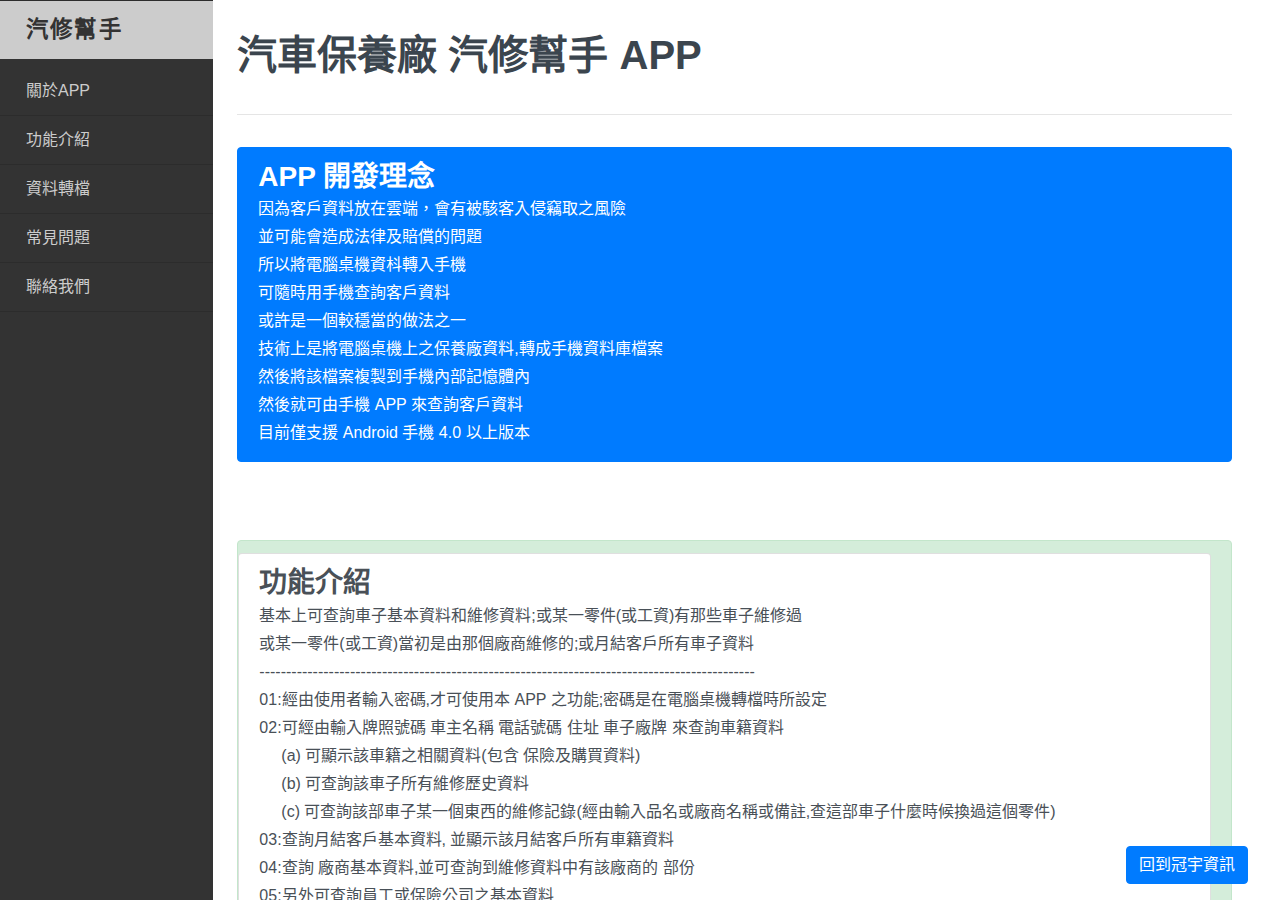
<file: index.html>
<!DOCTYPE html>
<html lang="zh-tw">
<head>
    <meta charset="UTF-8">
    <meta name="viewport" content="width=device-width, initial-scale=1.0">
    <meta http-equiv="X-UA-Compatible" content="ie=edge">
    <meta name="description" content="將汽車保養廠軟體資料庫轉成android手機資料庫,
    可使用手機不用上網,查詢車子基本資料和維修資料;或某一零件(或工資)有那些車子維修過
    或某一零件(或工資)當初是由那個廠商維修的;或月結客戶所有車子資料">
    <title>冠宇資訊--汽車保養廠軟體 汽修幫手APP 手機版軟體</title>
    <link rel="stylesheet" href="https://maxcdn.bootstrapcdn.com/bootstrap/4.0.0/css/bootstrap.min.css">
    <!-- <link rel="stylesheet" href="https://cdnjs.cloudflare.com/ajax/libs/font-awesome/4.7.0/css/font-awesome.min.css"> -->
    <link rel="stylesheet" href="https://use.fontawesome.com/releases/v5.6.1/css/all.css" integrity="sha384-gfdkjb5BdAXd+lj+gudLWI+BXq4IuLW5IT+brZEZsLFm++aCMlF1V92rMkPaX4PP" crossorigin="anonymous">
    <link rel="stylesheet" href="style.css">
</head>
<body>
    <div class="container-fluid">
        <div class="row d-flex d-md-block flex-nowrap wrapper">
            <div class="col-md-2 float-left col-1 pl-0 pr-0 collapse width show" id="sidebar">
                <div class="list-group border-0 card text-center text-md-left">
                    <a href="#page-header" class="list-group-item list-group-item-alt d-inline-block collapsed" data-parent="#sidebar">
                        <!-- <i class="fas fa-tv"></i> -->
                        <i class="fas fa-car"></i>
                        <span class="d-none d-md-inline">汽修幫手</span>
                    </a>

                    <a href="#" class="list-group-item d-inline-block collapsed" data-parent="#sidebar">
                        <i class="fas fa-home"></i>
                        <span class="d-none d-md-inline">關於APP</span>
                    </a>

                    <a href="#function" class="list-group-item d-inline-block collapsed" data-toggle="collapse" data-parent="#sidebar" aria-expanded="false">
                        <i class="fas fa-hammer"></i>
                        <span class="d-none d-md-inline">功能介紹</span>
                    </a>

                    <div class="collapse" id="function" data-parent="#sidebar">
                        <a href="page/fun1.html" class="list-group-item" data-parent="#menu1">主畫面</a>
                        <a href="page/fun2.html" class="list-group-item" data-parent="#menu1">查詢車籍</a>
                        <a href="page/fun3.html" class="list-group-item" data-parent="#menu1">查詢月結</a>
                        <a href="page/fun4.html" class="list-group-item" data-parent="#menu1">查詢維修</a>
                    </div>

                    <a href="page/data.html" class="list-group-item d-inline-block collapsed" data-parent="#sidebar">
                        <i class="fas fa-table"></i>
                        <span class="d-none d-md-inline">資料轉檔</span>
                    </a>

                    <a href="page/question.html" class="list-group-item d-inline-block collapsed" data-parent="#sidebar">
                        <i class="fas fa-question-circle"></i>
                        <span class="d-none d-md-inline">常見問題</span>
                    </a>


                    <a href="page/contact.html" class="list-group-item d-inline-block collapsed" data-parent="#sidebar">
                        <i class="fas fa-phone"></i>
                        <span class="d-none d-md-inline">聯絡我們</span>
                    </a>
                </div>
            </div>
            <main class="col-md-10 float-left col px-5 pl-md-4 py-4 main">
                <div id="page-header" class="page-header">
                    <h1>汽車保養廠 汽修幫手 APP <i class="fas fa-mobile-alt" style="font-size:48px" ></i> </h1>
                </div>

                <hr>
                <div class="back-top-top"><a href="http://www.kyc168.com.tw" target="_blank">
                    <button type="button" class="btn btn-primary">
                        回到冠宇資訊
                    </button></a>
                </div>
        
                <div class="row">
                    <div id="fun1" class="col-12 pb-5">
                        <div class="list-group" style = "margin-top: 0px;margin-bottom: 30px">
                            <a href="#" class="list-group-item list-group-item-action flex-column align-items-start  active">
                                <div class="d-flex w-100 justify-content-between">
                                        <h3 class="mb-1">APP 開發理念</h3>
                                </div>                                
                                <p class="mb-1">因為客戶資料放在雲端，會有被駭客入侵竊取之風險</p>
                                <p class="mb-1">並可能會造成法律及賠償的問題</p>
                                <p class="mb-1">所以將電腦桌機資枓轉入手機</p>
                                <p class="mb-1">可隨時用手機查詢客戶資料</p>
                                <p class="mb-1">或許是一個較穩當的做法之一</p>
                                <p class="mb-1">技術上是將電腦桌機上之保養廠資料,轉成手機資料庫檔案</p>
                                <p class="mb-1">然後將該檔案複製到手機內部記憶體內</p>
                                <p class="mb-1">然後就可由手機 APP 來查詢客戶資料</p>
                                <p class="mb-1">目前僅支援 Android 手機 4.0 以上版本</p>
                            </a>                
                        </div>   
        
                    </div>
                </div>  

                <div class="row">
                    <div id="fun1" class="col-12 pb-5" >
                        <div class="list-group  alert alert-success" style = "margin-top: 0px;margin-bottom: 30px">
                            <a href="#" class="list-group-item list-group-item-action flex-column align-items-start">
                                <div class="d-flex w-100 justify-content-between">
                                        <h3 class="mb-1">功能介紹</h3>
                                </div>                                
                                <p class="mb-1">基本上可查詢車子基本資料和維修資料;或某一零件(或工資)有那些車子維修過</p>
                                <p class="mb-1">或某一零件(或工資)當初是由那個廠商維修的;或月結客戶所有車子資料</p>
                                <p class="mb-1">---------------------------------------------------------------------------------------------</p>
                                 
                                <p class="mb-1">01:經由使用者輸入密碼,才可使用本 APP 之功能;密碼是在電腦桌機轉檔時所設定</p>
                                <p class="mb-1">02:可經由輸入牌照號碼 車主名稱 電話號碼 住址 車子廠牌 來查詢車籍資料</p>
                                <p class="mb-1" style="margin-left:22px"> (a) 可顯示該車籍之相關資料(包含 保險及購買資料)</p>
                                <p class="mb-1" style="margin-left:22px"> (b) 可查詢該車子所有維修歷史資料
                                <p class="mb-1" style="margin-left:22px"> (c) 可查詢該部車子某一個東西的維修記錄(經由輸入品名或廠商名稱或備註,查這部車子什麼時候換過這個零件)</p>
                                <p class="mb-1">03:查詢月結客戶基本資料, 並顯示該月結客戶所有車籍資料</p>
                                <p class="mb-1">04:查詢 廠商基本資料,並可查詢到維修資料中有該廠商的 部份</p>
                                <p class="mb-1">05:另外可查詢員工或保險公司之基本資料</p>
                                <p class="mb-1">06:可查詢某一零件(或工資)有那些車子維修過</p>
                            </a>                
                        </div>   
        
                    </div>
                </div>                                
               
            </main>
        </div>
    </div>
    <script src="https://ajax.googleapis.com/ajax/libs/jquery/2.2.4/jquery.min.js"></script>
    <script src="https://cdnjs.cloudflare.com/ajax/libs/popper.js/1.13.0/umd/popper.min.js"></script>
    <script src="https://maxcdn.bootstrapcdn.com/bootstrap/4.0.0/js/bootstrap.min.js"></script>
</body>
</html>
</file>
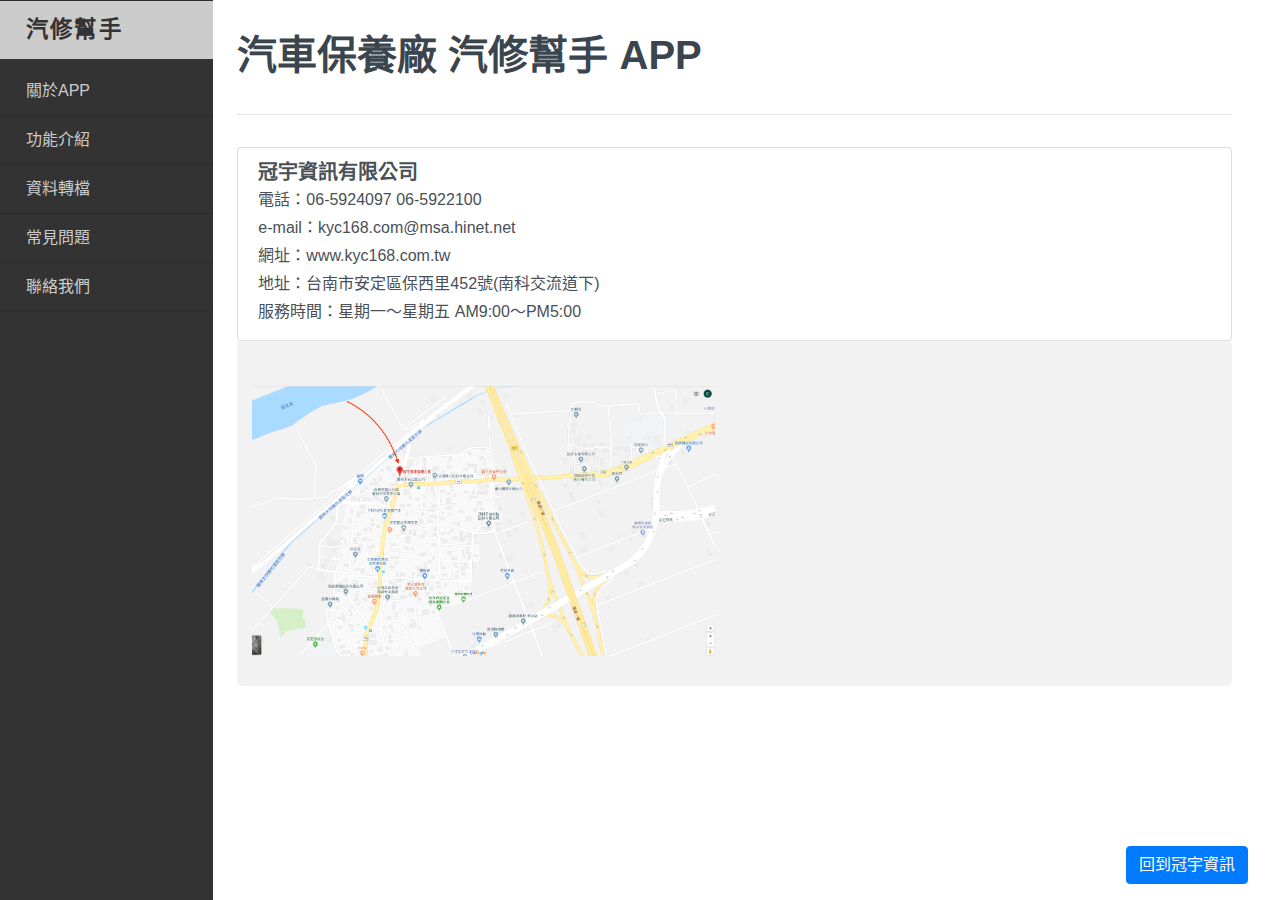
<file: page/contact.html>
<!DOCTYPE html>
<html lang="zh-tw">
<head>
    <meta charset="UTF-8">
    <meta name="viewport" content="width=device-width, initial-scale=1.0">
    <meta http-equiv="X-UA-Compatible" content="ie=edge">
    <title>冠宇資訊有限公司</title>
    <link rel="stylesheet" href="https://maxcdn.bootstrapcdn.com/bootstrap/4.0.0/css/bootstrap.min.css">
    <link rel="stylesheet" href="https://use.fontawesome.com/releases/v5.6.1/css/all.css" integrity="sha384-gfdkjb5BdAXd+lj+gudLWI+BXq4IuLW5IT+brZEZsLFm++aCMlF1V92rMkPaX4PP" crossorigin="anonymous">
    <link rel="stylesheet" href="../style.css">
</head>
<body>
    <div class="container-fluid">
        <div class="row d-flex d-md-block flex-nowrap wrapper">
            <div class="col-md-2 float-left col-1 pl-0 pr-0 collapse width show" id="sidebar">
                <div class="list-group border-0 card text-center text-md-left">
                    <a href="..\index.html" class="list-group-item list-group-item-alt d-inline-block collapsed" data-parent="#sidebar">
                        <!-- <i class="fas fa-tv"></i> -->
                        <i class="fas fa-car"></i>
                        <span class="d-none d-md-inline">汽修幫手</span>
                    </a>

                    <a href="..\index.html" class="list-group-item d-inline-block collapsed" data-parent="#sidebar">
                        <i class="fas fa-home"></i>
                        <span class="d-none d-md-inline">關於APP</span>
                    </a>
  
                    <a href="#function" class="list-group-item d-inline-block collapsed" data-toggle="collapse" data-parent="#sidebar" aria-expanded="false">
                        <i class="fas fa-hammer"></i>
                        <span class="d-none d-md-inline">功能介紹</span>
                    </a>

                    <div class="collapse" id="function" data-parent="#sidebar">
                        <a href="fun1.html" class="list-group-item" data-parent="#menu1">主畫面</a>
                        <a href="fun2.html" class="list-group-item" data-parent="#menu1">查詢車籍</a>
                        <a href="fun3.html" class="list-group-item" data-parent="#menu1">查詢月結</a>
                        <a href="fun4.html" class="list-group-item" data-parent="#menu1">查詢維修</a>
                    </div>

                    <a href="data.html" class="list-group-item d-inline-block collapsed" data-parent="#sidebar">
                        <i class="fas fa-table"></i>
                        <span class="d-none d-md-inline">資料轉檔</span>
                    </a>

                    <a href="question.html" class="list-group-item d-inline-block collapsed" data-parent="#sidebar">
                        <i class="fas fa-question-circle"></i>
                        <span class="d-none d-md-inline">常見問題</span>
                    </a>


                    <a href="contact.html" class="list-group-item d-inline-block collapsed" data-parent="#sidebar">
                        <i class="fas fa-phone"></i>
                        <span class="d-none d-md-inline">聯絡我們</span>
                    </a>
                </div>
            </div>
            <main class="col-md-10 float-left col px-5 pl-md-4 py-4 main">

                <div id="page-header" class="page-header">
                    <h1>汽車保養廠 汽修幫手 APP <i class="fas fa-mobile-alt" style="font-size:48px" ></i> </h1>
                </div>
                <hr>
                <div class="back-top-top"><a href="http://www.kyc168.com.tw" target="_blank">
                    <button type="button" class="btn btn-primary">
                        回到冠宇資訊
                    </button></a>
                </div>
                
                <div class="list-group" style = "margin-top: 30px">
                    <a href="#" class="list-group-item list-group-item-action flex-column align-items-start">
                        <div class="d-flex w-100 justify-content-between">
                        <h5 class="mb-1">冠宇資訊有限公司</h5>
                        </div>
                        <p class="mb-1">電話：06-5924097 06-5922100</p>
                        <p class="mb-1">e-mail：kyc168.com@msa.hinet.net</p>
                        <p class="mb-1">網址：www.kyc168.com.tw</p>
                        <p class="mb-1">地址：台南市安定區保西里452號(南科交流道下)</p>
                        <p class="mb-1">服務時間：星期一～星期五 AM9:00～PM5:00 </p>                        
                    </a>
                </div>

                <div class="container">
                  <div class="row">
                    <div class="column">
                      <img src="../image/kyc_map.png" style="width:100%">
                    </div>
                    <div class="column">
                    </div>
                  </div>
                </div>

            </main>
        </div>
    </div>
    <script src="https://ajax.googleapis.com/ajax/libs/jquery/2.2.4/jquery.min.js"></script>
    <script src="https://cdnjs.cloudflare.com/ajax/libs/popper.js/1.13.0/umd/popper.min.js"></script>
    <script src="https://maxcdn.bootstrapcdn.com/bootstrap/4.0.0/js/bootstrap.min.js"></script>
</body>
</html>
</file>
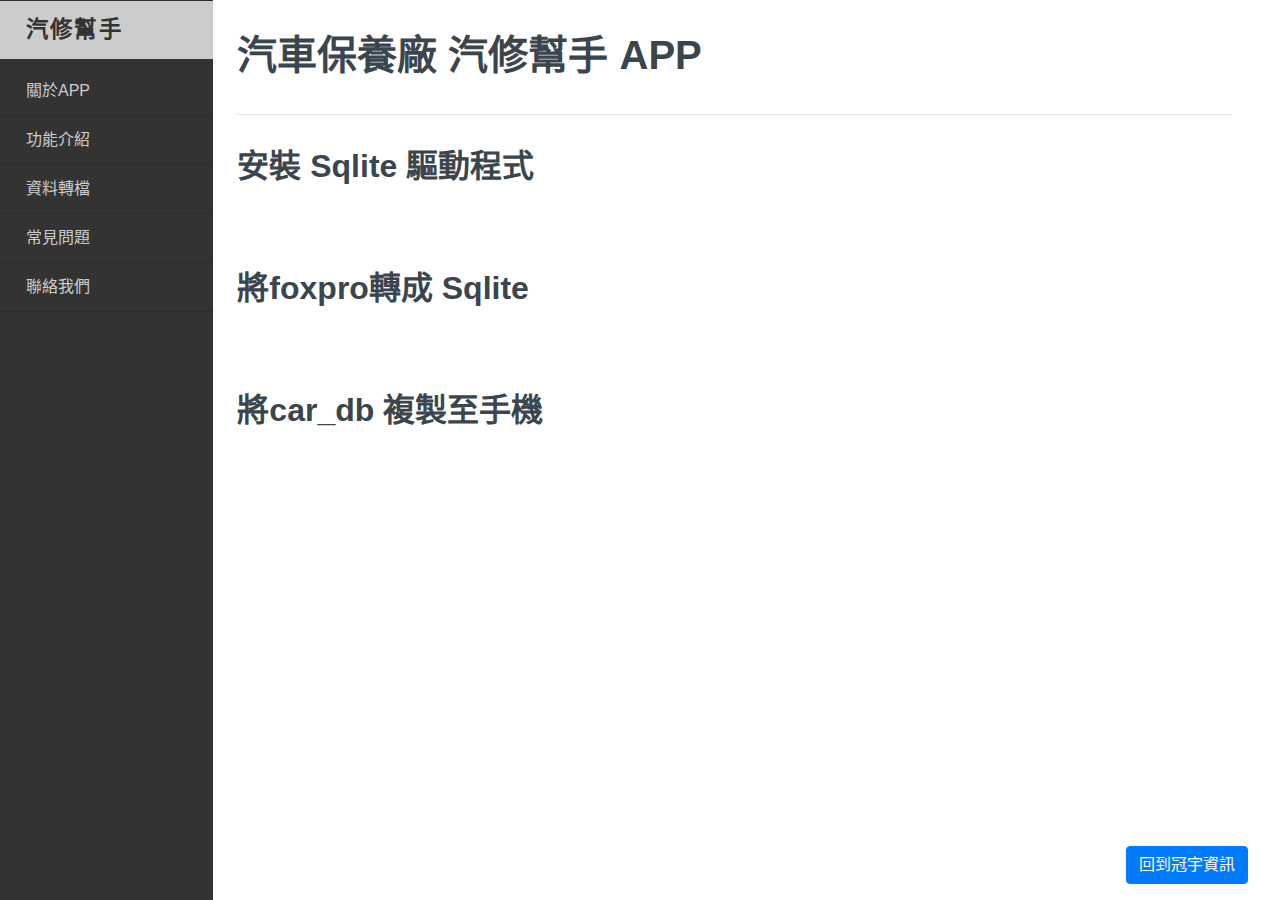
<file: page/data.html>
<!DOCTYPE html>
<html lang="zh-tw">
<head>
    <meta charset="UTF-8">
    <meta name="viewport" content="width=device-width, initial-scale=1.0">
    <meta http-equiv="X-UA-Compatible" content="ie=edge">
    <title>冠宇資訊有限公司</title>
    <link rel="stylesheet" href="https://maxcdn.bootstrapcdn.com/bootstrap/4.0.0/css/bootstrap.min.css">
    <link rel="stylesheet" href="https://use.fontawesome.com/releases/v5.6.1/css/all.css" integrity="sha384-gfdkjb5BdAXd+lj+gudLWI+BXq4IuLW5IT+brZEZsLFm++aCMlF1V92rMkPaX4PP" crossorigin="anonymous">
    <link rel="stylesheet" href="../style.css">
</head>
<body>
    <div class="container-fluid">
        <div class="row d-flex d-md-block flex-nowrap wrapper">
            <div class="col-md-2 float-left col-1 pl-0 pr-0 collapse width show" id="sidebar">
                <div class="list-group border-0 card text-center text-md-left">
                    <a href="..\index.html" class="list-group-item list-group-item-alt d-inline-block collapsed" data-parent="#sidebar">
                        <!-- <i class="fas fa-tv"></i> -->
                        <i class="fas fa-car"></i>
                        <span class="d-none d-md-inline">汽修幫手</span>
                    </a>

                    <a href="..\index.html" class="list-group-item d-inline-block collapsed" data-parent="#sidebar">
                        <i class="fas fa-home"></i>
                        <span class="d-none d-md-inline">關於APP</span>
                    </a>

                    <a href="#function" class="list-group-item d-inline-block collapsed" data-toggle="collapse" data-parent="#sidebar" aria-expanded="false">
                        <i class="fas fa-hammer"></i>
                        <span class="d-none d-md-inline">功能介紹</span>
                    </a>

                    <div class="collapse" id="function" data-parent="#sidebar">
                        <a href="fun1.html" class="list-group-item" data-parent="#menu1">主畫面</a>
                        <a href="fun2.html" class="list-group-item" data-parent="#menu1">查詢車籍</a>
                        <a href="fun3.html" class="list-group-item" data-parent="#menu1">查詢月結</a>
                        <a href="fun4.html" class="list-group-item" data-parent="#menu1">查詢維修</a>
                    </div>
 
                    <a href="data.html" class="list-group-item d-inline-block collapsed" data-parent="#sidebar">
                        <i class="fas fa-table"></i>
                        <span class="d-none d-md-inline">資料轉檔</span>
                    </a>

                    <a href="question.html" class="list-group-item d-inline-block collapsed" data-parent="#sidebar">
                        <i class="fas fa-question-circle"></i>
                        <span class="d-none d-md-inline">常見問題</span>
                    </a>


                    <a href="contact.html" class="list-group-item d-inline-block collapsed" data-parent="#sidebar">
                        <i class="fas fa-phone"></i>
                        <span class="d-none d-md-inline">聯絡我們</span>
                    </a>
                </div>
            </div>
            <main class="col-md-10 float-left col px-5 pl-md-4 py-4 main">

                <div id="page-header" class="page-header">
                    <h1>汽車保養廠 汽修幫手 APP <i class="fas fa-mobile-alt" style="font-size:48px" ></i> </h1>
                </div>
                <hr>
                <div class="back-top-top"><a href="http://www.kyc168.com.tw" target="_blank">
                    <button type="button" class="btn btn-primary">
                        回到冠宇資訊
                    </button></a>
                </div>
                <div class="row">
                    <div class="col-12 pb-5">
                        <h2 class="pb-1">安裝 Sqlite 驅動程式</h2>
                    </div>
                    <div class="col-12 pb-5">
                        <h2 class="pb-1">將foxpro轉成 Sqlite </h2>
                    </div> 
                    <div class="col-12 pb-5">
                        <h2 class="pb-1">將car_db 複製至手機</h2>
                    </div>                                        
                </div>
            </main>
        </div>
    </div>
    <script src="https://ajax.googleapis.com/ajax/libs/jquery/2.2.4/jquery.min.js"></script>
    <script src="https://cdnjs.cloudflare.com/ajax/libs/popper.js/1.13.0/umd/popper.min.js"></script>
    <script src="https://maxcdn.bootstrapcdn.com/bootstrap/4.0.0/js/bootstrap.min.js"></script>
</body>
</html>
</file>
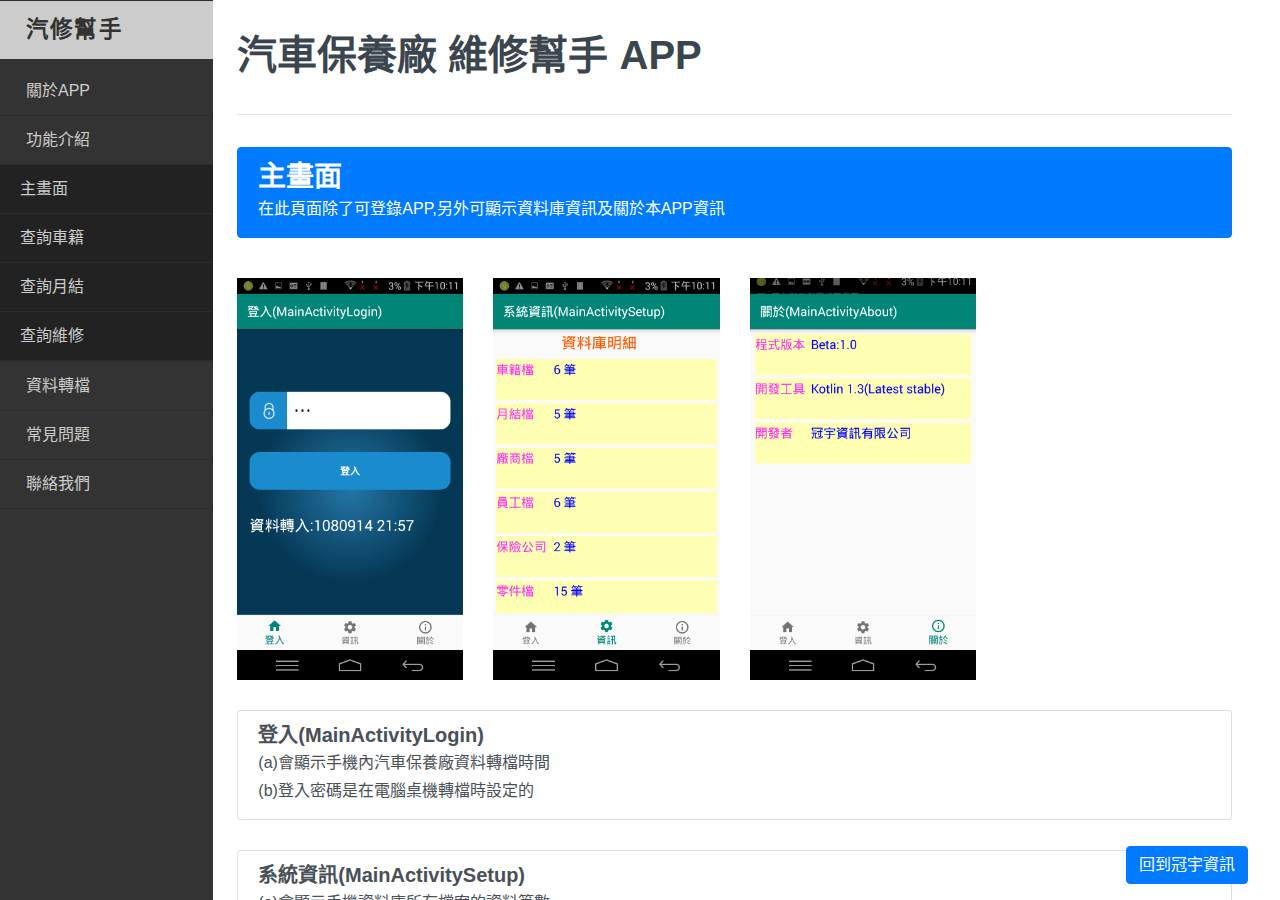
<file: page/fun1.html>
<!DOCTYPE html>
<html lang="zh-tw">
<head>
    <meta charset="UTF-8">
    <meta name="viewport" content="width=device-width, initial-scale=1.0">
    <meta http-equiv="X-UA-Compatible" content="ie=edge">
    <meta name="description" content="將汽車保養廠軟體資料庫轉成android手機資料庫,
    可使用手機不用上網,查詢車子基本資料和維修資料;或某一零件(或工資)有那些車子維修過
    或某一零件(或工資)當初是由那個廠商維修的;或月結客戶所有車子資料">
    <title>登入 汽修幫手APP 手機版軟體--冠宇汽車保養廠軟體</title>
    <link rel="stylesheet" href="https://maxcdn.bootstrapcdn.com/bootstrap/4.0.0/css/bootstrap.min.css">
    <link rel="stylesheet" href="https://use.fontawesome.com/releases/v5.6.1/css/all.css" integrity="sha384-gfdkjb5BdAXd+lj+gudLWI+BXq4IuLW5IT+brZEZsLFm++aCMlF1V92rMkPaX4PP" crossorigin="anonymous">
    <link rel="stylesheet" href="../style.css">
</head>
<body>
    <div class="container-fluid">
        <div class="row d-flex d-md-block flex-nowrap wrapper">
            <div class="col-md-2 float-left col-1 pl-0 pr-0 collapse width show" id="sidebar">
                <div class="list-group border-0 card text-center text-md-left">
                    <a href="..\index.html" class="list-group-item list-group-item-alt d-inline-block collapsed" data-parent="#sidebar">
                        <!-- <i class="fas fa-tv"></i> -->
                        <i class="fas fa-car"></i>
                        <span class="d-none d-md-inline">汽修幫手</span>
                    </a>

                    <a href="..\index.html" class="list-group-item d-inline-block collapsed" data-parent="#sidebar">
                        <i class="fas fa-home"></i>
                        <span class="d-none d-md-inline">關於APP</span>
                    </a>

                    <a href="#function" class="list-group-item d-inline-block collapsed" data-toggle="collapse" data-parent="#sidebar" aria-expanded="false">
                        <i class="fas fa-hammer"></i>
                        <span class="d-none d-md-inline">功能介紹</span>
                    </a>

                    <div class="collapse show" id="function" data-parent="#sidebar">
                        <a href="fun1.html" class="list-group-item" data-parent="#menu1">主畫面</a>
                        <a href="fun2.html" class="list-group-item" data-parent="#menu1">查詢車籍</a>
                        <a href="fun3.html" class="list-group-item" data-parent="#menu1">查詢月結</a>
                        <a href="fun4.html" class="list-group-item" data-parent="#menu1">查詢維修</a>
                    </div>

                    <a href="data.html" class="list-group-item d-inline-block collapsed" data-parent="#sidebar">
                        <i class="fas fa-table"></i>
                        <span class="d-none d-md-inline">資料轉檔</span>
                    </a>

                    <a href="question.html" class="list-group-item d-inline-block collapsed" data-parent="#sidebar">
                        <i class="fas fa-question-circle"></i>
                        <span class="d-none d-md-inline">常見問題</span>
                    </a>


                    <a href="contact.html" class="list-group-item d-inline-block collapsed" data-parent="#sidebar">
                        <i class="fas fa-phone"></i>
                        <span class="d-none d-md-inline">聯絡我們</span>
                    </a>
                </div>
            </div>
            <main class="col-md-10 float-left col px-5 pl-md-4 py-4 main">
                <div id="page-header" class="page-header">
                    <h1>汽車保養廠 維修幫手 APP <i class="fas fa-mobile-alt" style="font-size:48px" ></i> </h1>
                </div>

                <hr>
                <div class="back-top-top"><a href="http://www.kyc168.com.tw" target="_blank">
                    <button type="button" class="btn btn-primary">
                        回到冠宇資訊
                    </button></a>
                </div>

                <div class="row">
                    <div id="fun1" class="col-12 pb-5">
                        <div class="list-group" style = "margin-top: 0px;margin-bottom: 30px">
                            <a href="#" class="list-group-item list-group-item-action flex-column align-items-start  active">
                                <div class="d-flex w-100 justify-content-between">
                                        <h3 class="mb-1">主畫面</h3>
                                </div>                                
                                <p class="mb-1">在此頁面除了可登錄APP,另外可顯示資料庫資訊及關於本APP資訊</p>
                            </a>                
                        </div>       
    
                        <div class="row">
                            <div class="col-3">
                                <img src="../image/01_main_login.png" alt="" class="img-fluid">
                            </div>
                            <div class="col-3">
                                <img src="../image/01_main_info.png" alt="" class="img-fluid">
                            </div>
                            <div class="col-3">
                                <img src="../image/01_main_about.png" alt="" class="img-fluid">
                            </div>
                        </div>
                        <div>
                        <div class="list-group" style = "margin-top: 30px">
                            <a href="#" class="list-group-item list-group-item-action flex-column align-items-start">
                                <div class="d-flex w-100 justify-content-between">
                                <h5 class="mb-1">登入(MainActivityLogin)</h5>
                                </div>
                                <p class="mb-1">(a)會顯示手機內汽車保養廠資料轉檔時間</p>
                                <p class="mb-1">(b)登入密碼是在電腦桌機轉檔時設定的</p>
                            </a>
                        </div>
                        <div class="list-group" style = "margin-top: 30px">
                            <a href="#" class="list-group-item list-group-item-action flex-column align-items-start">
                                <div class="d-flex w-100 justify-content-between">
                                <h5 class="mb-1">系統資訊(MainActivitySetup)</h5>
                                </div>
                                <p class="mb-1">(a)會顯示手機資料庫所有檔案的資料筆數</p>
                            </a>                
                        </div>
                        <div class="list-group" style = "margin-top: 30px">
                            <a href="#" class="list-group-item list-group-item-action flex-column align-items-start">
                                <div class="d-flex w-100 justify-content-between">
                                <h5 class="mb-1">系統資訊(MainActivityAbout)</h5>
                                </div>
                                <p class="mb-1">(a)會顯示手機 APP 程式版本及其他資訊</p>
                            </a>                
                        </div>                        
                    </div>
 
                </div>
            </main>
        </div>
    </div>
    <script src="https://ajax.googleapis.com/ajax/libs/jquery/2.2.4/jquery.min.js"></script>
    <script src="https://cdnjs.cloudflare.com/ajax/libs/popper.js/1.13.0/umd/popper.min.js"></script>
    <script src="https://maxcdn.bootstrapcdn.com/bootstrap/4.0.0/js/bootstrap.min.js"></script>
</body>
</html>
</file>
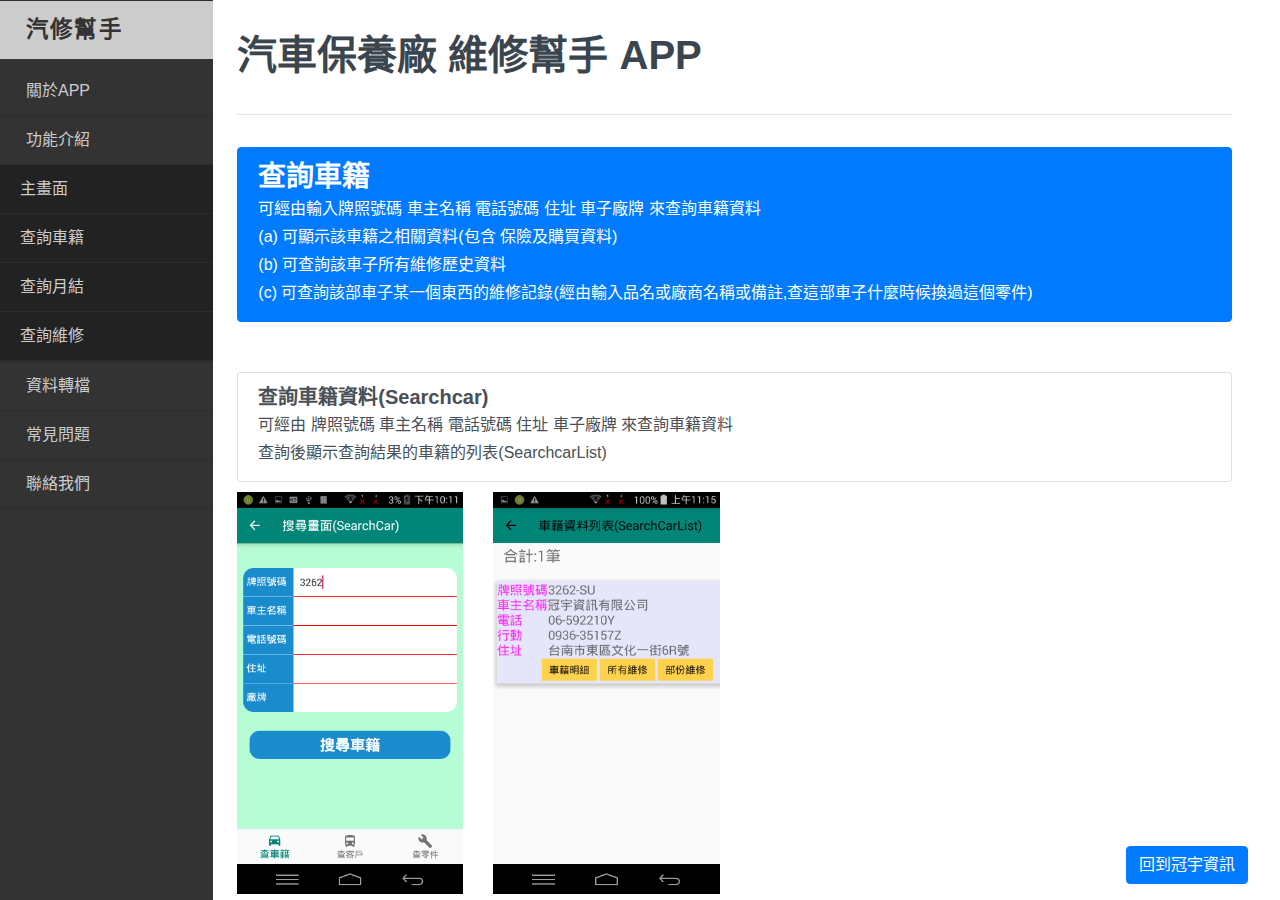
<file: page/fun2.html>
<!DOCTYPE html>
<html lang="zh-tw">
<head>
    <meta charset="UTF-8">
    <meta name="viewport" content="width=device-width, initial-scale=1.0">
    <meta http-equiv="X-UA-Compatible" content="ie=edge">
    <meta name="description" content="將汽車保養廠軟體資料庫轉成android手機資料庫,
    可使用手機不用上網,查詢車子基本資料和維修資料;或某一零件(或工資)有那些車子維修過
    或某一零件(或工資)當初是由那個廠商維修的;或月結客戶所有車子資料">
    <title>查詢車籍--汽車保養廠軟體 汽修幫手 手機版軟體</title>
    <link rel="stylesheet" href="https://maxcdn.bootstrapcdn.com/bootstrap/4.0.0/css/bootstrap.min.css">
    <link rel="stylesheet" href="https://use.fontawesome.com/releases/v5.6.1/css/all.css" integrity="sha384-gfdkjb5BdAXd+lj+gudLWI+BXq4IuLW5IT+brZEZsLFm++aCMlF1V92rMkPaX4PP" crossorigin="anonymous">
    <link rel="stylesheet" href="../style.css">
</head>
<body>
    <div class="container-fluid">
        <div class="row d-flex d-md-block flex-nowrap wrapper">
            <div class="col-md-2 float-left col-1 pl-0 pr-0 collapse width show" id="sidebar">
                <div class="list-group border-0 card text-center text-md-left">
                    <a href="..\index.html" class="list-group-item list-group-item-alt d-inline-block collapsed" data-parent="#sidebar">
                        <!-- <i class="fas fa-tv"></i> -->
                        <i class="fas fa-car"></i>
                        <span class="d-none d-md-inline">汽修幫手</span>
                    </a>

                    <a href="..\index.html" class="list-group-item d-inline-block collapsed" data-parent="#sidebar">
                        <i class="fas fa-home"></i>
                        <span class="d-none d-md-inline">關於APP</span>
                    </a>

                    <a href="#function" class="list-group-item d-inline-block collapsed" data-toggle="collapse" data-parent="#sidebar" aria-expanded="false">
                        <i class="fas fa-hammer"></i>
                        <span class="d-none d-md-inline">功能介紹</span>
                    </a>

                    <div class="collapse show" id="function" data-parent="#sidebar">
                        <a href="fun1.html" class="list-group-item" data-parent="#menu1">主畫面</a>
                        <a href="fun2.html" class="list-group-item" data-parent="#menu1">查詢車籍</a>
                        <a href="fun3.html" class="list-group-item" data-parent="#menu1">查詢月結</a>
                        <a href="fun4.html" class="list-group-item" data-parent="#menu1">查詢維修</a>
                    </div>

                    <a href="data.html" class="list-group-item d-inline-block collapsed" data-parent="#sidebar">
                        <i class="fas fa-table"></i>
                        <span class="d-none d-md-inline">資料轉檔</span>
                    </a>

                    <a href="question.html" class="list-group-item d-inline-block collapsed" data-parent="#sidebar">
                        <i class="fas fa-question-circle"></i>
                        <span class="d-none d-md-inline">常見問題</span>
                    </a>


                    <a href="contact.html" class="list-group-item d-inline-block collapsed" data-parent="#sidebar">
                        <i class="fas fa-phone"></i>
                        <span class="d-none d-md-inline">聯絡我們</span>
                    </a>
                </div>
            </div>
            <main class="col-md-10 float-left col px-5 pl-md-4 py-4 main">

                <div id="page-header" class="page-header">
                    <h1>汽車保養廠 維修幫手 APP <i class="fas fa-mobile-alt" style="font-size:48px" ></i> </h1>
                </div>

                <hr>
                <div class="back-top-top"><a href="http://www.kyc168.com.tw" target="_blank">
                    <button type="button" class="btn btn-primary">
                        回到冠宇資訊
                    </button></a>
                </div>

                <div class="row">
                    <div id="fun1" class="col-12 pb-5">
                        <div class="list-group" style = "margin-top: 0px">
                            <a href="#" class="list-group-item list-group-item-action flex-column align-items-start  active">
                                <div class="d-flex w-100 justify-content-between">
                                     <h3 class="mb-1">查詢車籍</h3>
                                </div>                                
                                <p class="mb-1">可經由輸入牌照號碼 車主名稱 電話號碼 住址 車子廠牌 來查詢車籍資料</p>
                                <p class="mb-1">(a) 可顯示該車籍之相關資料(包含 保險及購買資料)</p>
                                <p class="mb-1">(b) 可查詢該車子所有維修歷史資料</p>
                                <p class="mb-1">(c) 可查詢該部車子某一個東西的維修記錄(經由輸入品名或廠商名稱或備註,查這部車子什麼時候換過這個零件)</p>
                            </a>                
                        </div>       
  
                        <div class="list-group" style = "margin-top: 50px">
                            <a href="#" class="list-group-item list-group-item-action flex-column align-items-start">
                                <div class="d-flex w-100 justify-content-between">
                                <h5 class="mb-1">查詢車籍資料(Searchcar)</h5>
                                </div>
                                <p class="mb-1">可經由 牌照號碼 車主名稱 電話號碼 住址 車子廠牌 來查詢車籍資料</p>
                                <p class="mb-1">查詢後顯示查詢結果的車籍的列表(SearchcarList)</p>
                            </a>                
                        </div>       

                        <div class="row">
                            <div class="col-3">
                                <img src="../image/020_search_car.png" alt="" class="img-fluid">
                            </div>
                            <div class="col-3">
                                <img src="../image/021_search_car_list.png" alt="" class="img-fluid">
                            </div>
                        </div>

                        <div class="list-group" style = "margin-top: 50px">
                            <a href="#" class="list-group-item list-group-item-action flex-column align-items-start">
                                <div class="d-flex w-100 justify-content-between">
                                <h5 class="mb-1">車籍明細(SearchcarShowDetail)</h5>
                                </div>
                                <p class="mb-1">按車籍明細按鈕可顯示，該車子的詳細資料，總共分四個頁面</p>
                            </a>                
                        </div>     

                        <div class="row">
                            <div class="col-3">
                                <img src="../image/022_search_car_list_detail01.png" alt="" class="img-fluid">
                            </div>
                            <div class="col-3">
                                <img src="../image/022_search_car_list_detail02.png" alt="" class="img-fluid">
                            </div>
                            <div class="col-3">
                                <img src="../image/022_search_car_list_detail03.png" alt="" class="img-fluid">
                            </div>
                            <div class="col-3">
                                <img src="../image/022_search_car_list_detail04.png" alt="" class="img-fluid">
                            </div>                                    
                        </div>  

                        <div class="list-group" style = "margin-top: 50px">
                            <a href="#" class="list-group-item list-group-item-action flex-column align-items-start">
                                <div class="d-flex w-100 justify-content-between">
                                <h5 class="mb-1">交修總表(ShowFix)</h5>
                                </div>
                                <p class="mb-1">按所有維修資料可顯示該車子的所有交修單資料</p>
                                <p class="mb-1">在此部份按維修資料按鈕;可顯示該交修單的彙總資料;及該交修單零件及工資詳細資料</p>
                            </a>                
                        </div>     

                        <div class="row">
                            <div class="col-3">
                                <img src="../image/0230_show_fix.png" alt="" class="img-fluid">
                            </div>
                            <div class="col-3">
                                <img src="../image/0231_show_fix_detail01.png" alt="" class="img-fluid">
                            </div>
                            <div class="col-3">
                                <img src="../image/0231_show_fix_detail02.png" alt="" class="img-fluid">
                            </div>                                    
                        </div>  

                        <div class="list-group" style = "margin-top: 50px">
                            <a href="#" class="list-group-item list-group-item-action flex-column align-items-start">
                                <div class="d-flex w-100 justify-content-between">
                                <h5 class="mb-1">部份維修(SearchCarPart)</h5>
                                </div>
                                <p class="mb-1">出現搜尋畫面 ；可經由輸入品名或廠商或備註條件;來搜尋該車子的部份維修資料</p>
                                <p class="mb-1">(此功能最主要功能是在應付客戶,諸如有時會問上次換機油的規格或變速箱的時間等)</p>
                            </a>                
                        </div>     

                        <div class="row">
                            <div class="col-3">
                                <img src="../image/0240_search_car_part.png" alt="" class="img-fluid">
                            </div>
                            <div class="col-3">
                                <img src="../image/0241_search_car_part.png" alt="" class="img-fluid">
                            </div>
                        </div>                        
                    </div>

                </div>
            </main>
        </div>
    </div>
    <script src="https://ajax.googleapis.com/ajax/libs/jquery/2.2.4/jquery.min.js"></script>
    <script src="https://cdnjs.cloudflare.com/ajax/libs/popper.js/1.13.0/umd/popper.min.js"></script>
    <script src="https://maxcdn.bootstrapcdn.com/bootstrap/4.0.0/js/bootstrap.min.js"></script>
</body>
</html>
</file>
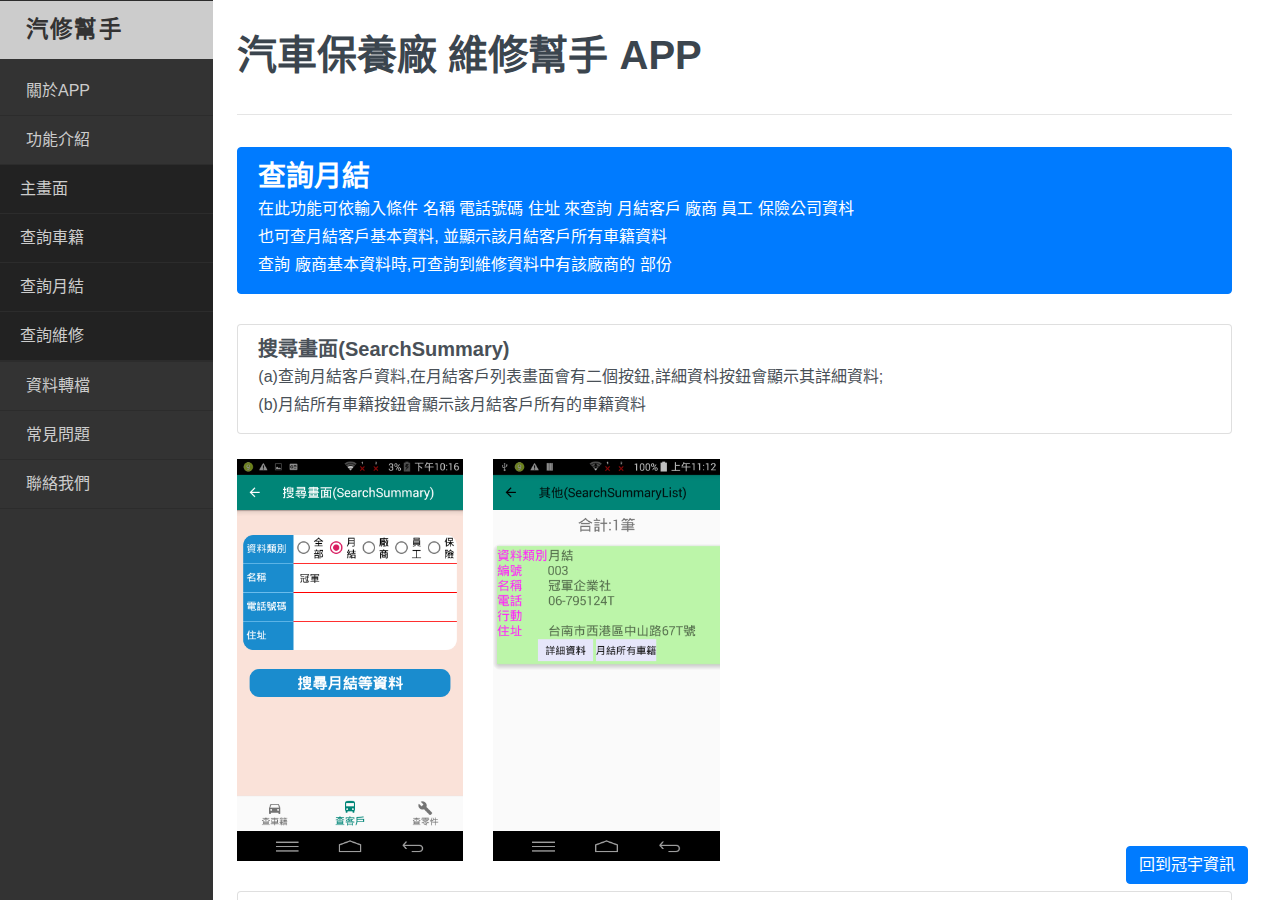
<file: page/fun3.html>
<!DOCTYPE html>
<html lang="zh-tw">
<head>
    <meta charset="UTF-8">
    <meta name="viewport" content="width=device-width, initial-scale=1.0">
    <meta http-equiv="X-UA-Compatible" content="ie=edge">
    <meta name="description" content="將汽車保養廠軟體資料庫轉成android手機資料庫,
    可使用手機不用上網,查詢車子基本資料和維修資料;或某一零件(或工資)有那些車子維修過
    或某一零件(或工資)當初是由那個廠商維修的;或月結客戶所有車子資料">
    <title>使用 汽修幫手APP 查詢廠商資料--冠宇汽車保養廠軟體</title>
    <link rel="stylesheet" href="https://maxcdn.bootstrapcdn.com/bootstrap/4.0.0/css/bootstrap.min.css">
    <link rel="stylesheet" href="https://use.fontawesome.com/releases/v5.6.1/css/all.css" integrity="sha384-gfdkjb5BdAXd+lj+gudLWI+BXq4IuLW5IT+brZEZsLFm++aCMlF1V92rMkPaX4PP" crossorigin="anonymous">
    <link rel="stylesheet" href="../style.css">
</head>
<body>
    <div class="container-fluid">
        <div class="row d-flex d-md-block flex-nowrap wrapper">
            <div class="col-md-2 float-left col-1 pl-0 pr-0 collapse width show" id="sidebar">
                <div class="list-group border-0 card text-center text-md-left">
                    <a href="..\index.html" class="list-group-item list-group-item-alt d-inline-block collapsed" data-parent="#sidebar">
                        <!-- <i class="fas fa-tv"></i> -->
                        <i class="fas fa-car"></i>
                        <span class="d-none d-md-inline">汽修幫手</span>
                    </a>

                    <a href="..\index.html" class="list-group-item d-inline-block collapsed" data-parent="#sidebar">
                        <i class="fas fa-home"></i>
                        <span class="d-none d-md-inline">關於APP</span>
                    </a>

                    <a href="#function" class="list-group-item d-inline-block collapsed" data-toggle="collapse" data-parent="#sidebar" aria-expanded="false">
                        <i class="fas fa-hammer"></i>
                        <span class="d-none d-md-inline">功能介紹</span>
                    </a>

                    <div class="collapse show" id="function" data-parent="#sidebar">
                        <a href="fun1.html" class="list-group-item" data-parent="#menu1">主畫面</a>
                        <a href="fun2.html" class="list-group-item" data-parent="#menu1">查詢車籍</a>
                        <a href="fun3.html" class="list-group-item" data-parent="#menu1">查詢月結</a>
                        <a href="fun4.html" class="list-group-item" data-parent="#menu1">查詢維修</a>
                    </div>

                    <a href="data.html" class="list-group-item d-inline-block collapsed" data-parent="#sidebar">
                        <i class="fas fa-table"></i>
                        <span class="d-none d-md-inline">資料轉檔</span>
                    </a>

                    <a href="question.html" class="list-group-item d-inline-block collapsed" data-parent="#sidebar">
                        <i class="fas fa-question-circle"></i>
                        <span class="d-none d-md-inline">常見問題</span>
                    </a>


                    <a href="contact.html" class="list-group-item d-inline-block collapsed" data-parent="#sidebar">
                        <i class="fas fa-phone"></i>
                        <span class="d-none d-md-inline">聯絡我們</span>
                    </a>
                </div>
            </div>
            <main class="col-md-10 float-left col px-5 pl-md-4 py-4 main">
                <div id="page-header" class="page-header">
                    <h1>汽車保養廠 維修幫手 APP <i class="fas fa-mobile-alt" style="font-size:48px" ></i> </h1>
                </div>

                <hr>
                <div class="back-top-top"><a href="http://www.kyc168.com.tw" target="_blank">
                    <button type="button" class="btn btn-primary">
                        回到冠宇資訊
                    </button></a>
                </div>
 
                <div class="row">
                    <div id="fun1" class="col-12 pb-5">
                        <div class="list-group" style = "margin-top: 0px;margin-bottom: 30px">
                            <a href="#" class="list-group-item list-group-item-action flex-column align-items-start  active">
                                <div class="d-flex w-100 justify-content-between">
                                        <h3 class="mb-1">查詢月結</h3>
                                </div>                                
                                <p class="mb-1">在此功能可依輸入條件 名稱 電話號碼 住址 來查詢 月結客戶 廠商 員工 保險公司資枓</p>
                                <p class="mb-1">也可查月結客戶基本資料, 並顯示該月結客戶所有車籍資料</p>
                                <p class="mb-1">查詢 廠商基本資料時,可查詢到維修資料中有該廠商的 部份</p>
                            </a>                
                        </div>   
                        
                        <div class="list-group" style = "margin-top: 30px;margin-bottom: 15px">
                            <a href="#" class="list-group-item list-group-item-action flex-column align-items-start">
                                <div class="d-flex w-100 justify-content-between">
                                <h5 class="mb-1">搜尋畫面(SearchSummary)</h5>
                                </div>
                                <p class="mb-1">(a)查詢月結客戶資料,在月結客戶列表畫面會有二個按鈕,詳細資枓按鈕會顯示其詳細資料;</p>
                                <p class="mb-1">(b)月結所有車籍按鈕會顯示該月結客戶所有的車籍資料</p>
                            </a>
                        </div>

                        <div class="row">
                            <div class="col-3">
                                <img src="../image/0300_search_summary.png" alt="" class="img-fluid">
                            </div>
                            <div class="col-3">
                                <img src="../image/0301_search_summary_list.png" alt="" class="img-fluid">
                            </div>
                        </div>

                        <div class="list-group" style = "margin-top: 30px;margin-bottom: 15px">
                                <a href="#" class="list-group-item list-group-item-action flex-column align-items-start">
                                    <div class="d-flex w-100 justify-content-between">
                                    <h5 class="mb-1">月結詳細資料及所有車籍</h5>
                                    </div>
                                    <p class="mb-1">車籍資料列表的功能,參考功能介紹的查詢車籍</p>
                                </a>
                        </div>

                        <div class="row">
                            <div class="col-3">
                                <img src="../image/0302_show_detail.png" alt="" class="img-fluid">
                            </div>
                            <div class="col-3">
                                <img src="../image/0303_search_car_list.png" alt="" class="img-fluid">
                            </div>
                        </div>

                        <div class="list-group" style = "margin-top: 30px;margin-bottom: 15px">
                                <a href="#" class="list-group-item list-group-item-action flex-column align-items-start">
                                    <div class="d-flex w-100 justify-content-between">
                                    <h5 class="mb-1">查詢廠商</h5>
                                    </div>
                                    <p class="mb-1">在廠商列表畫面會有二個按鈕</p>
                                    <p class="mb-1">[詳細資枓] 按鈕會顯示其詳細資料</p>
                                    <p class="mb-1">[廠商維修] 按鈕會出現一個條件輸入的畫面</p>
                                    <p class="mb-1">根據所輸入條件,可查詢交修單零件維修是屬於該廠商之資料</p>
                                </a>
                        </div>

                        <div class="row">
                            <div class="col-3">
                                <img src="../image/0304_search_suply.png" alt="" class="img-fluid">
                            </div>
                            <div class="col-3">
                                <img src="../image/0305_search_suply.png" alt="" class="img-fluid">
                            </div>
                        </div>  
                        <div style="margin-top: 30px;margin-bottom: 15px"></div>
                        <div class="row">
                            <div class="col-3">
                                <img src="../image/0306_suply_detail.png" alt="" class="img-fluid">
                            </div>
                            <div class="col-3">
                                <img src="../image/0307_suply_part.png" alt="" class="img-fluid">
                            </div>
                            <div class="col-3">
                                <img src="../image/0308_part_detail.png" alt="" class="img-fluid">
                            </div>                                    
                        </div> 

                        <div class="list-group" style = "margin-top: 30px;margin-bottom: 15px">
                            <a href="#" class="list-group-item list-group-item-action flex-column align-items-start">
                                <div class="d-flex w-100 justify-content-between">
                                <h5 class="mb-1">查詢員工或保險公司資料</h5>
                                </div>
                            </a>
                        </div>

                        <div class="row">
                            <div class="col-3">
                                <img src="../image/0309_search_xx.png" alt="" class="img-fluid">
                            </div>                                
                        </div>                           
                    </div>

                </div>
            </main>
        </div>
    </div>
    <script src="https://ajax.googleapis.com/ajax/libs/jquery/2.2.4/jquery.min.js"></script>
    <script src="https://cdnjs.cloudflare.com/ajax/libs/popper.js/1.13.0/umd/popper.min.js"></script>
    <script src="https://maxcdn.bootstrapcdn.com/bootstrap/4.0.0/js/bootstrap.min.js"></script>
</body>
</html>
</file>
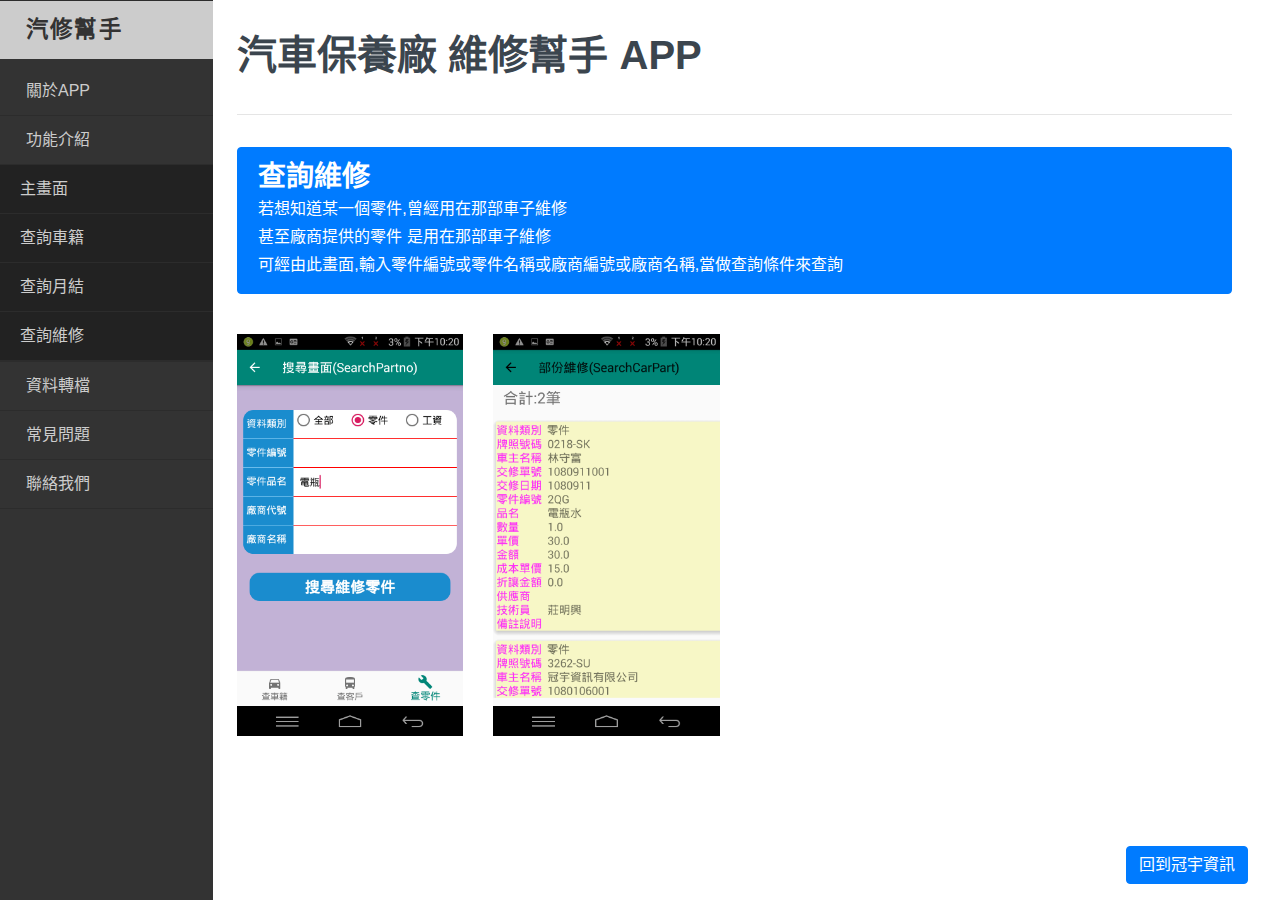
<file: page/fun4.html>
<!DOCTYPE html>
<html lang="zh-tw">
<head>
    <meta charset="UTF-8">
    <meta name="viewport" content="width=device-width, initial-scale=1.0">
    <meta http-equiv="X-UA-Compatible" content="ie=edge">
    <meta name="description" content="將汽車保養廠軟體資料庫轉成android手機資料庫,
    可使用手機不用上網,查詢車子基本資料和維修資料;或某一零件(或工資)有那些車子維修過
    或某一零件(或工資)當初是由那個廠商維修的;或月結客戶所有車子資料">
    <title>查詢汽車維修資料--輪胎行軟體 汽修幫手 手機版軟體</title>
    <link rel="stylesheet" href="https://maxcdn.bootstrapcdn.com/bootstrap/4.0.0/css/bootstrap.min.css">
    <link rel="stylesheet" href="https://use.fontawesome.com/releases/v5.6.1/css/all.css" integrity="sha384-gfdkjb5BdAXd+lj+gudLWI+BXq4IuLW5IT+brZEZsLFm++aCMlF1V92rMkPaX4PP" crossorigin="anonymous">
    <link rel="stylesheet" href="../style.css">
</head>
<body>
    <div class="container-fluid">
        <div class="row d-flex d-md-block flex-nowrap wrapper">
            <div class="col-md-2 float-left col-1 pl-0 pr-0 collapse width show" id="sidebar">
                <div class="list-group border-0 card text-center text-md-left">
                    <a href="..\index.html" class="list-group-item list-group-item-alt d-inline-block collapsed" data-parent="#sidebar">
                        <!-- <i class="fas fa-tv"></i> -->
                        <i class="fas fa-car"></i>
                        <span class="d-none d-md-inline">汽修幫手</span>
                    </a>

                    <a href="..\index.html" class="list-group-item d-inline-block collapsed" data-parent="#sidebar">
                        <i class="fas fa-home"></i>
                        <span class="d-none d-md-inline">關於APP</span>
                    </a>

                    <a href="#function" class="list-group-item d-inline-block collapsed" data-toggle="collapse" data-parent="#sidebar" aria-expanded="false">
                        <i class="fas fa-hammer"></i>
                        <span class="d-none d-md-inline">功能介紹</span>
                    </a>

                    <div class="collapse show" id="function" data-parent="#sidebar">
                        <a href="fun1.html" class="list-group-item" data-parent="#menu1">主畫面</a>
                        <a href="fun2.html" class="list-group-item" data-parent="#menu1">查詢車籍</a>
                        <a href="fun3.html" class="list-group-item" data-parent="#menu1">查詢月結</a>
                        <a href="fun4.html" class="list-group-item" data-parent="#menu1">查詢維修</a>
                    </div>

                    <a href="data.html" class="list-group-item d-inline-block collapsed" data-parent="#sidebar">
                        <i class="fas fa-table"></i>
                        <span class="d-none d-md-inline">資料轉檔</span>
                    </a>

                    <a href="question.html" class="list-group-item d-inline-block collapsed" data-parent="#sidebar">
                        <i class="fas fa-question-circle"></i>
                        <span class="d-none d-md-inline">常見問題</span>
                    </a>


                    <a href="contact.html" class="list-group-item d-inline-block collapsed" data-parent="#sidebar">
                        <i class="fas fa-phone"></i>
                        <span class="d-none d-md-inline">聯絡我們</span>
                    </a>
                </div>
            </div>
            <main class="col-md-10 float-left col px-5 pl-md-4 py-4 main">
                <div id="page-header" class="page-header">
                    <h1>汽車保養廠 維修幫手 APP <i class="fas fa-mobile-alt" style="font-size:48px" ></i> </h1>
                </div>

                <hr>
                <div class="back-top-top"><a href="http://www.kyc168.com.tw" target="_blank">
                    <button type="button" class="btn btn-primary">
                        回到冠宇資訊
                    </button></a>
                </div>
  
                <div class="row">
                    <div id="fun1" class="col-12 pb-5">
                        <div class="list-group" style = "margin-top: 0px;margin-bottom: 30px">
                            <a href="#" class="list-group-item list-group-item-action flex-column align-items-start  active">
                                <div class="d-flex w-100 justify-content-between">
                                        <h3 class="mb-1">查詢維修</h3>
                                </div>                                
                                <p class="mb-1">若想知道某一個零件,曾經用在那部車子維修</p>
                                <p class="mb-1">甚至廠商提供的零件 是用在那部車子維修</p>
                                <p class="mb-1">可經由此畫面,輸入零件編號或零件名稱或廠商編號或廠商名稱,當做查詢條件來查詢</p>
                            </a>                
                        </div>   

                        <div class="row">
                            <div class="col-3">
                                <img src="../image/0400_search_partno.png" alt="" class="img-fluid">
                            </div>
                            <div class="col-3">
                                <img src="../image/0401_partno_fix.png" alt="" class="img-fluid">
                            </div>
                        </div>            
                    </div>

                </div>
            </main>
        </div>
    </div>
    <script src="https://ajax.googleapis.com/ajax/libs/jquery/2.2.4/jquery.min.js"></script>
    <script src="https://cdnjs.cloudflare.com/ajax/libs/popper.js/1.13.0/umd/popper.min.js"></script>
    <script src="https://maxcdn.bootstrapcdn.com/bootstrap/4.0.0/js/bootstrap.min.js"></script>
</body>
</html>
</file>
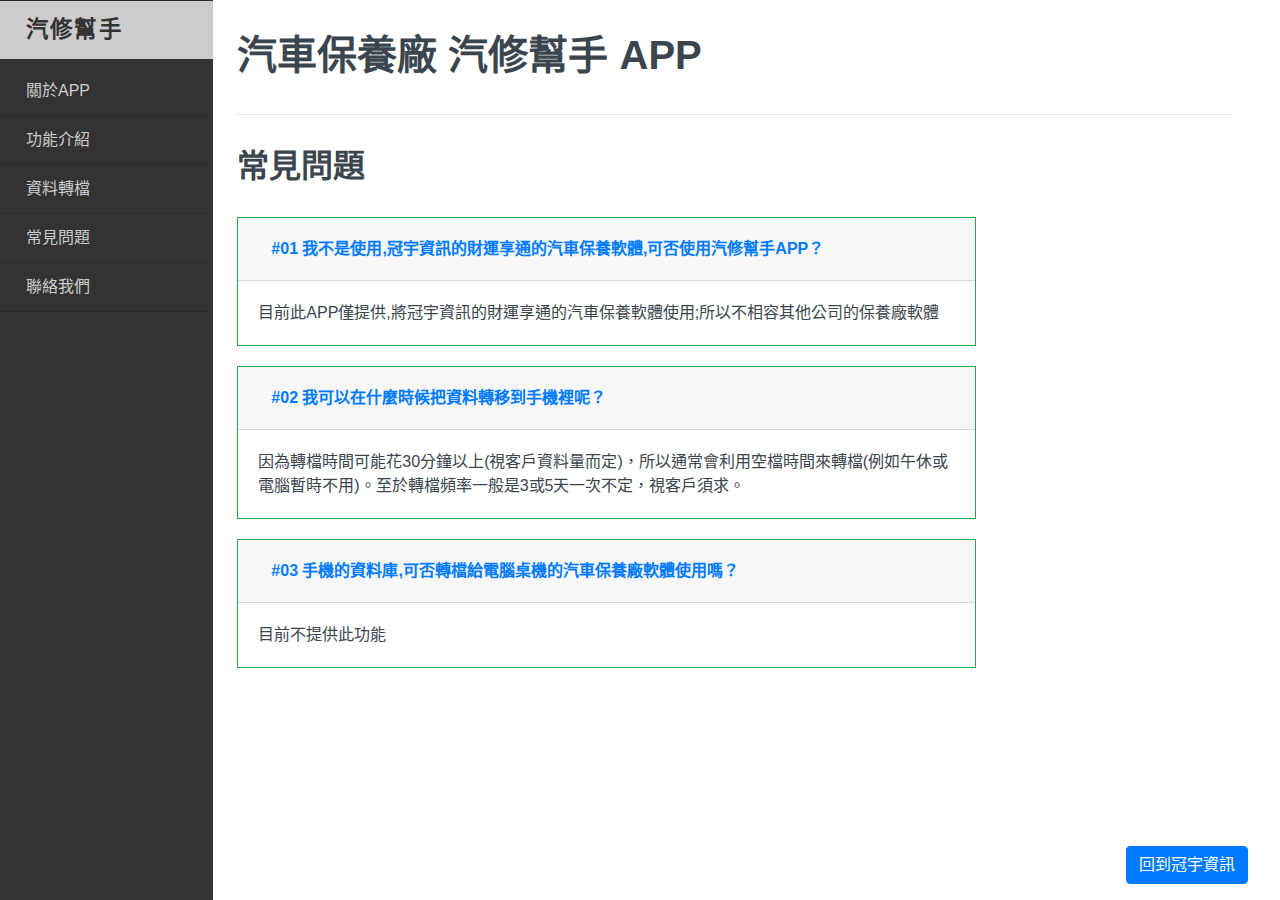
<file: page/question.html>
<!DOCTYPE html>
<html lang="zh-tw">
<head>
    <meta charset="UTF-8">
    <meta name="viewport" content="width=device-width, initial-scale=1.0">
    <meta http-equiv="X-UA-Compatible" content="ie=edge">
    <title>冠宇資訊有限公司</title>
    <link rel="stylesheet" href="https://maxcdn.bootstrapcdn.com/bootstrap/4.0.0/css/bootstrap.min.css">
    <link rel="stylesheet" href="https://use.fontawesome.com/releases/v5.6.1/css/all.css" integrity="sha384-gfdkjb5BdAXd+lj+gudLWI+BXq4IuLW5IT+brZEZsLFm++aCMlF1V92rMkPaX4PP" crossorigin="anonymous">
    <link rel="stylesheet" href="../style.css">
</head>
<body>
    <div class="container-fluid">
        <div class="row d-flex d-md-block flex-nowrap wrapper">
            <div class="col-md-2 float-left col-1 pl-0 pr-0 collapse width show" id="sidebar">
                <div class="list-group border-0 card text-center text-md-left">
                    <a href="..\index.html" class="list-group-item list-group-item-alt d-inline-block collapsed" data-parent="#sidebar">
                        <!-- <i class="fas fa-tv"></i> -->
                        <i class="fas fa-car"></i>
                        <span class="d-none d-md-inline">汽修幫手</span>
                    </a>

                    <a href="..\index.html" class="list-group-item d-inline-block collapsed" data-parent="#sidebar">
                        <i class="fas fa-home"></i>
                        <span class="d-none d-md-inline">關於APP</span>
                    </a>

                    <a href="#function" class="list-group-item d-inline-block collapsed" data-toggle="collapse" data-parent="#sidebar" aria-expanded="false">
                        <i class="fas fa-hammer"></i>
                        <span class="d-none d-md-inline">功能介紹</span>
                    </a>

                    <div class="collapse" id="function" data-parent="#sidebar">
                        <a href="fun1.html" class="list-group-item" data-parent="#menu1">主畫面</a>
                        <a href="fun2.html" class="list-group-item" data-parent="#menu1">查詢車籍</a>
                        <a href="fun3.html" class="list-group-item" data-parent="#menu1">查詢月結</a>
                        <a href="fun4.html" class="list-group-item" data-parent="#menu1">查詢維修</a>
                    </div>

                    <a href="data.html" class="list-group-item d-inline-block collapsed" data-parent="#sidebar">
                        <i class="fas fa-table"></i>
                        <span class="d-none d-md-inline">資料轉檔</span>
                    </a>

                    <a href="question.html" class="list-group-item d-inline-block collapsed" data-parent="#sidebar">
                        <i class="fas fa-question-circle"></i>
                        <span class="d-none d-md-inline">常見問題</span>
                    </a>


                    <a href="contact.html" class="list-group-item d-inline-block collapsed" data-parent="#sidebar">
                        <i class="fas fa-phone"></i>
                        <span class="d-none d-md-inline">聯絡我們</span>
                    </a>
                </div>
            </div>
            <main class="col-md-10 float-left col px-5 pl-md-4 py-4 main">
                <div id="page-header" class="page-header">
                    <h1>汽車保養廠 汽修幫手 APP <i class="fas fa-mobile-alt" style="font-size:48px" ></i> </h1>
                </div>
                <hr>
                <div class="back-top-top"><a href="http://www.kyc168.com.tw" target="_blank">
                    <button type="button" class="btn btn-primary">
                        回到冠宇資訊
                    </button></a>
                </div>
                <div class="row">
                    <div class="col-12">
                        <h2>常見問題</h2>
                    </div>
                    <!-- <div class="list-group" style = "margin-top: 2px;margin-bottom: 2px">
                            <a href="#" class="list-group-item list-group-item-action flex-column align-items-start">
                                <div class="d-flex w-100 justify-content-between">
                                <h5 class="mb-1">問：我須要何時轉資料至手機</h5>
                                </div>
                                <h5>
                                <p class="mb-1">答：因為轉檔時間可能花30分鐘以上(視客戶資料量而定)</p>
                                <p class="mb-1" style="padding-left: 40px">所以通常會利用空檔時間來轉檔(例如午休或電腦暫時不用)</p>
                                <p class="mb-1" style="padding-left: 40px">至於轉檔頻率一般 3或5天不定</p>
                                <p class="mb-1" style="padding-left: 40px"></p>
                                </h5>
                            </a>
                    </div> -->

                    <div class="col-12 col-lg-9">
                       <div class="card border-success">
                            <div class="card-header" id="q2">
                                <h5 class="mb-0">
                                    <button class="btn btn-link font-weight-bold" data-toggle="collapse" data-target="#a2" aria-expanded="true" aria-controls="a2">
                                        #01 我不是使用,冠宇資訊的財運享通的汽車保養軟體,可否使用汽修幫手APP？
                                    </button>
                                </h5>
                            </div>
                            <div id="a2" class="collapse show" aria-labelledby="q2">
                                <div class="card-body">
                                    目前此APP僅提供,將冠宇資訊的財運享通的汽車保養軟體使用;所以不相容其他公司的保養廠軟體
                                </div>
                            </div>
                        </div>
                        <div style="padding-bottom: 20px"></div>
                        <div class="card  border-success">
                            <div class="card-header" id="q1">
                                <h5 class="mb-0">
                                    <button class="btn btn-link font-weight-bold" data-toggle="collapse" data-target="#a1" aria-expanded="true" aria-controls="a1">
                                        #02 我可以在什麼時候把資料轉移到手機裡呢？
                                    </button>
                                </h5>
                            </div>

                            <div id="a1" class="collapse show" aria-labelledby="q1">
                                <div class="card-body">
                                    因為轉檔時間可能花30分鐘以上(視客戶資料量而定)，所以通常會利用空檔時間來轉檔(例如午休或電腦暫時不用)。至於轉檔頻率一般是3或5天一次不定，視客戶須求。
                                </div>
                            </div>
                        </div>
                        <div style="padding-bottom: 20px"></div>
                        <div class="card  border-success">
                            <div class="card-header" id="q2">
                                <h5 class="mb-0">
                                    <button class="btn btn-link font-weight-bold" data-toggle="collapse" data-target="#a2" aria-expanded="true" aria-controls="a2">
                                        #03 手機的資料庫,可否轉檔給電腦桌機的汽車保養廠軟體使用嗎？
                                    </button>
                                </h5>
                            </div>
                            <div id="a2" class="collapse show" aria-labelledby="q2">
                                <div class="card-body">
                                    目前不提供此功能
                                </div>
                            </div>
                        </div>
                    </div>
                </div>
            </main>
        </div>
    </div>
    <script src="https://ajax.googleapis.com/ajax/libs/jquery/2.2.4/jquery.min.js"></script>
    <script src="https://cdnjs.cloudflare.com/ajax/libs/popper.js/1.13.0/umd/popper.min.js"></script>
    <script src="https://maxcdn.bootstrapcdn.com/bootstrap/4.0.0/js/bootstrap.min.js"></script>
</body>
</html>
</file>
<file: style.css>
body {
    font-family: Arial, Helvetica, sans-serif;
  }
  
  * {
    box-sizing: border-box;
  }

#sidebar {
    overflow: hidden;
    z-index: 3;
}

#sidebar .list-group {
    min-width: 200px;
    /* min-width: 400px; */
    background-color: #333;
    min-height: 100vh;
}

#sidebar i {
    margin-right: 6px;
}

#sidebar .list-group-item {
    border-radius: 0;
    background-color: #333;
    color: #ccc;
    border-left: 0;
    border-right: 0;
    border-color: #2c2c2c;
    white-space: nowrap;
}

#sidebar .list-group-item-alt {
    background-color: #ccc;
    border-bottom: 0.4em solid;
    color: #333;
    font-size: 1.4em;
    font-weight: bold;
    letter-spacing: .1em;
}

/* highlight active menu */
#sidebar .list-group-item:not(.collapsed) {
    background-color: #222;
}

/* closed state */
#sidebar .list-group .list-group-item[aria-expanded='false']::after {
    content: '\f0d7';
    font-family: 'Font Awesome 5 Free';
    font-weight: 900;
    display: inline;
    text-align: right;
    padding-left: 5px;
}

/* open state */
#sidebar .list-group .list-group-item[aria-expanded='true'] {
    background-color: #222;
}

#sidebar .list-group .list-group-item[aria-expanded='true']::after {
    content: '\f0da';
    font-family: 'Font Awesome 5 Free';
    font-weight: 900;
    display: inline;
    text-align: right;
    padding-left: 5px;
}

/* level 1*/
#sidebar .list-group .collapse .list-group-item,
#sidebar .list-group .collapsing .list-group-item {
    padding-left: 20px;
}

/* level 2*/
#sidebar .list-group .collapse>.collapse .list-group-item,
#sidebar .list-group .collapse>.collapsing .list-group-item {
    padding-left: 30px;
}

/* level 3*/
#sidebar .list-group .collapse>.collapse>.collapse .list-group-item {
    padding-left: 40px;
}

@media (max-width:768px) {
    #sidebar {
        min-width: 35px;
        max-width: 40px;
        overflow-y: auto;
        overflow-x: visible;
        transition: all 0.25s ease;
        transform: translateX(-45px);
        position: fixed;
    }

    #sidebar.show {
        transform: translateX(0);
    }

    #sidebar::-webkit-scrollbar {
        width: 0px;
    }

    #sidebar,
    #sidebar .list-group {
        min-width: 35px;
        overflow: visible;
    }

    /* overlay sub levels on small screens */
    #sidebar .list-group .collapse.show,
    #sidebar .list-group .collapsing {
        position: relative;
        z-index: 1;
        width: 190px;
        top: 0;
    }

    #sidebar .list-group>.list-group-item {
        text-align: center;
        padding: .75rem .5rem;
    }

    /* hide caret icons of top level when collapsed */
    #sidebar .list-group>.list-group-item[aria-expanded='true']::after,
    #sidebar .list-group>.list-group-item[aria-expanded='false']::after {
        display: none;
    }
}

.collapse.show {
    visibility: visible;
}

.collapsing {
    visibility: visible;
    height: 0;
    -webkit-transition-property: height, visibility;
    transition-property: height, visibility;
    -webkit-transition-timing-function: ease-out;
    transition-timing-function: ease-out;
}

.collapsing.width {
    -webkit-transition-property: width, visibility;
    transition-property: width, visibility;
    width: 0;
    height: 100%;
    -webkit-transition-timing-function: ease-out;
    transition-timing-function: ease-out;
}

/* ! ! ! */
body {
    color: #3b454e;
}

h1, h2, h3, h4, h5, h6 {
    margin-bottom: 2rem;
    font-weight: bolder;
}

hr {
    margin-bottom: 2rem;
}

header {
    margin-bottom: 2rem;
}

article {
    padding-bottom: 2rem;
}

code {
    padding: 0 2px;
}

p {
    margin-bottom: 2rem;
}

p.notes {
    padding-left: 1rem;
    border-left: 3px solid;
    color: #898f95;
}

p.notes > img {
    margin-top: 1rem;
}

img {
    display: block;
    margin-top: .6rem;
}

dl, ol, ul {
    margin-bottom: 2rem;
    padding-inline-start: 1.4rem;
}

li {
    margin-bottom: 0.6rem;
}

ol.innerOl > li {
    margin-bottom: 0;
}

.alert {
    margin-bottom: 2rem;
}

.card {
    border-radius: 0;
}

.sidebar-collapse {
    /* top: 0;
    left: 100px;
    z-index: 1030; */
    width: 0;
    height: 0;
}

.main {
    overflow: auto;
    max-height: 100vh;
}

.back-top-top {
    position: fixed;
    right: 2em;
    bottom: 1em;
    z-index: 9;
}

/* Style the container/contact section */
.container {
    border-radius: 5px;
    background-color: #f2f2f2;
    padding: 10px;
  }
  
  /* Create two columns that float next to eachother */
  .column {
    float: left;
    width: 50%;
    margin-top: 6px;
    padding: 20px;
  }
  
  /* Clear floats after the columns */
  .row:after {
    content: "";
    display: table;
    clear: both;
  }
  
  /* Responsive layout - when the screen is less than 600px wide, make the two columns stack on top of each other instead of next to each other */
  @media screen and (max-width: 600px) {
    .column, input[type=submit] {
      width: 100%;
      margin-top: 0;
    }
  }

  .kyc_pd1 {
    padding-left: 40px;
    color: blue;
  }
</file>
